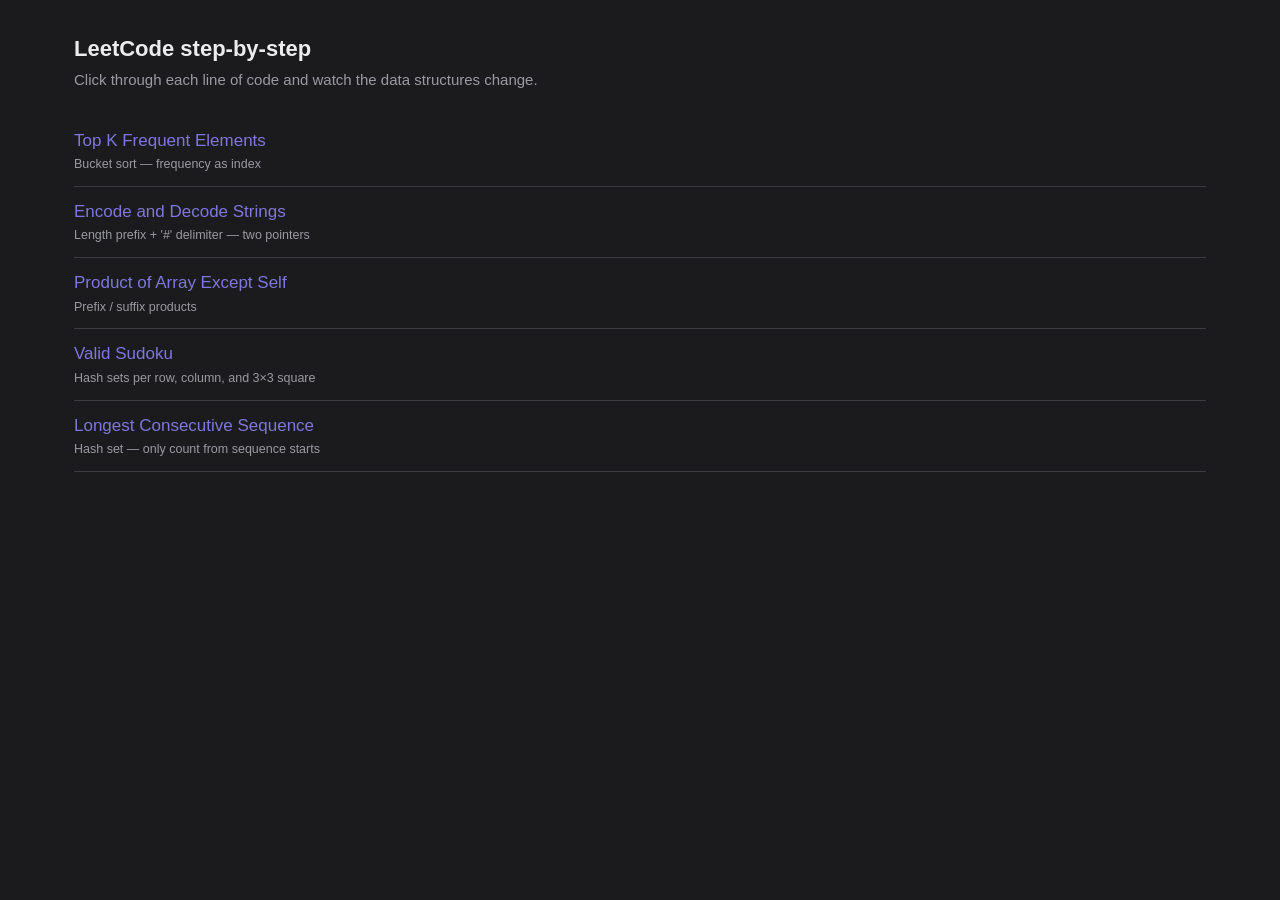
<file: index.html>
<!DOCTYPE html>
<html lang="en">
<head>
<meta charset="utf-8">
<meta name="viewport" content="width=device-width,initial-scale=1">
<title>LeetCode step-by-step</title>
<link rel="stylesheet" href="style.css">
</head>
<body>
<div class="wrap">
<header>
  <h1>LeetCode step-by-step</h1>
  <p>Click through each line of code and watch the data structures change.</p>
</header>
<ul class="problems">
  <li><a href="top-k-frequent.html">Top K Frequent Elements</a><small>Bucket sort — frequency as index</small></li>
  <li><a href="encode-decode-strings.html">Encode and Decode Strings</a><small>Length prefix + '#' delimiter — two pointers</small></li>
  <li><a href="product-except-self.html">Product of Array Except Self</a><small>Prefix / suffix products</small></li>
  <li><a href="valid-sudoku.html">Valid Sudoku</a><small>Hash sets per row, column, and 3×3 square</small></li>
  <li><a href="longest-consecutive.html">Longest Consecutive Sequence</a><small>Hash set — only count from sequence starts</small></li>
</ul>
</div>
</body>
</html>
</file>
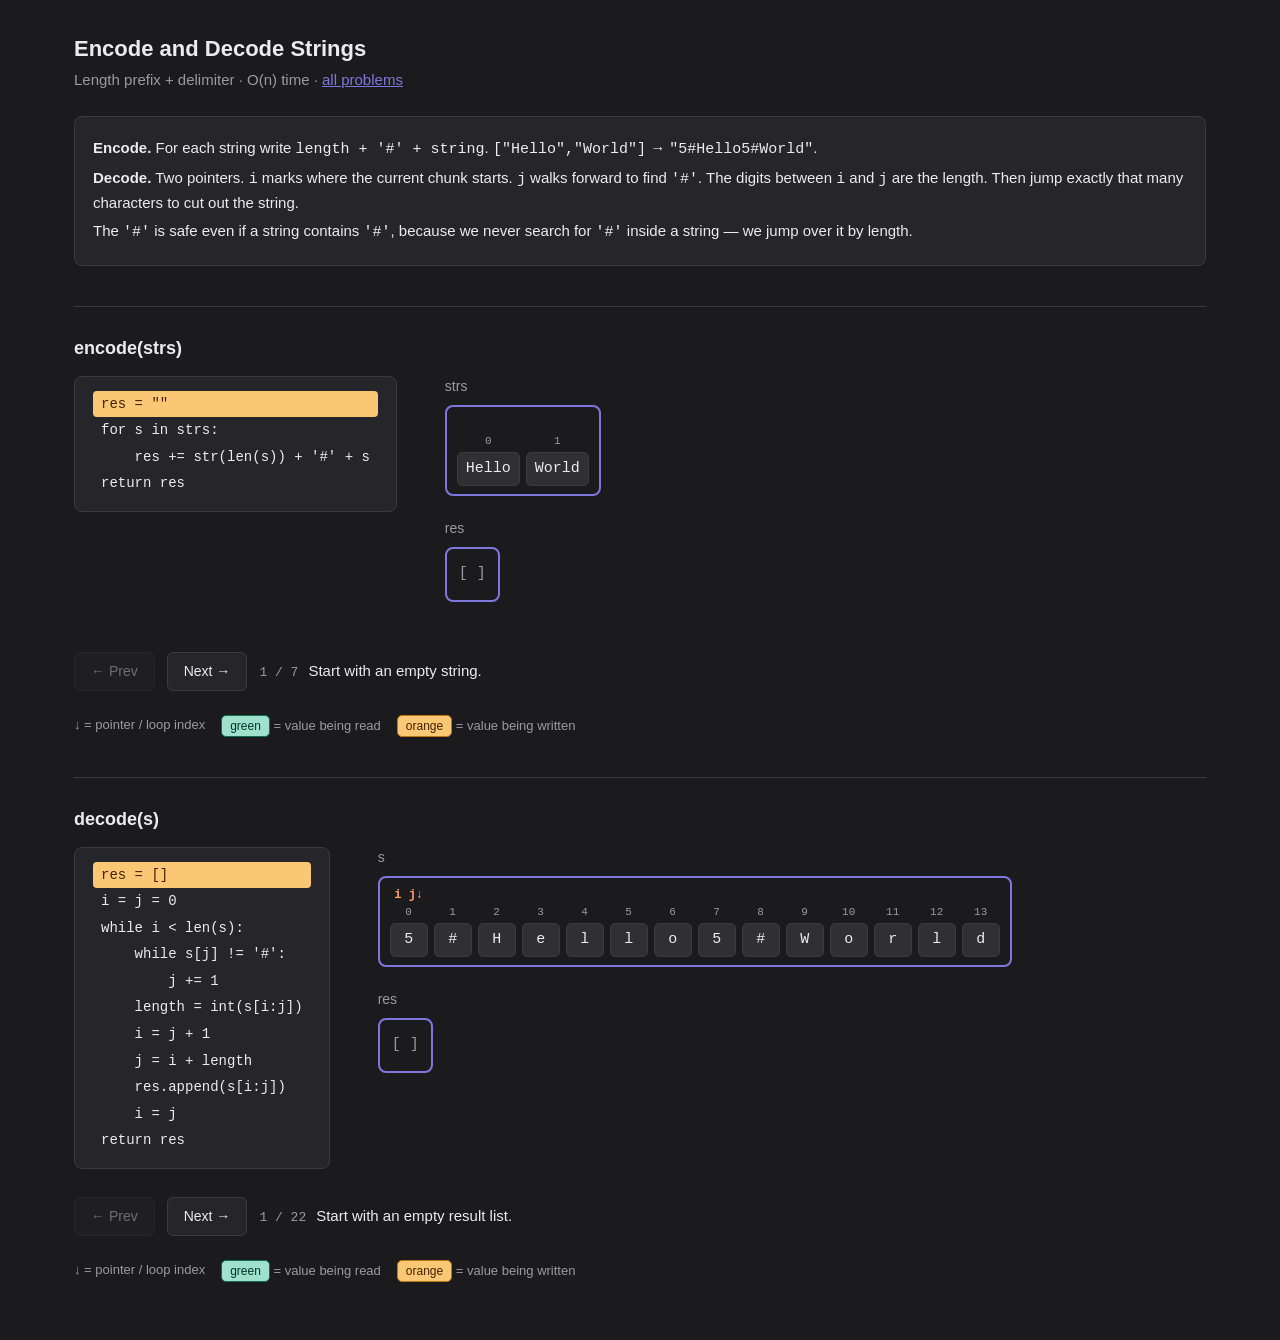
<file: encode-decode-strings.html>
<!DOCTYPE html>
<html lang="en">
<head>
<meta charset="utf-8">
<meta name="viewport" content="width=device-width,initial-scale=1">
<title>Encode and Decode Strings</title>
<link rel="stylesheet" href="style.css">
<style>h2{font-size:18px;font-weight:600;margin:40px 0 14px;padding-top:28px;border-top:1px solid var(--border)}</style>
</head>
<body>
<div class="wrap">
<header>
  <h1>Encode and Decode Strings</h1>
  <p>Length prefix + delimiter · O(n) time · <a href="index.html">all problems</a></p>
</header>

<div class="idea">
  <p><strong>Encode.</strong> For each string write <code>length + '#' + string</code>. <code>["Hello","World"]</code> → <code>"5#Hello5#World"</code>.</p>
  <p><strong>Decode.</strong> Two pointers. <code>i</code> marks where the current chunk starts. <code>j</code> walks forward to find <code>'#'</code>. The digits between <code>i</code> and <code>j</code> are the length. Then jump exactly that many characters to cut out the string.</p>
  <p>The <code>'#'</code> is safe even if a string contains <code>'#'</code>, because we never search for <code>'#'</code> inside a string — we jump over it by length.</p>
</div>

<h2>encode(strs)</h2>
<div class="viz" id="enc"></div>

<h2>decode(s)</h2>
<div class="viz" id="dec"></div>
</div>

<script src="stepper.js"></script>
<script>
// ---------- encode ----------
(function(){
var strs=["Hello","World"];
var lines=[
 "res = \"\"",
 "for s in strs:",
 "    res += str(len(s)) + '#' + s",
 "return res"
];
var res="",steps=[];
function snap(line,msg,o){o=o||{};steps.push({line:line,msg:msg,reads:o.reads||[],writes:o.writes||[],ptrs:o.ptrs||[],
  state:{strs:strs,res:res}});}
snap(0,"Start with an empty string.");
for(var k=0;k<strs.length;k++){var s=strs[k];
  snap(1,"s = \""+s+"\"",{reads:[["strs",k]],ptrs:[["strs",k,"s"]]});
  var before=res.length,piece=String(s.length)+"#"+s;res+=piece;
  snap(2,"str(len(s)) = \""+s.length+"\", + '#', + \""+s+"\"  →  append \""+piece+"\"",{reads:[["strs",k]],writes:[["res",before,res.length]],ptrs:[["strs",k,"s"]]});}
snap(1,"No more strings  →  loop ends.");
snap(3,"return \""+res+"\"");
Stepper.init({lines:lines,steps:steps,noKeys:true,rows:[
  {id:"strs",label:"strs",kind:"list"},
  {id:"res",label:"res",kind:"list"}
]},"enc");
})();

// ---------- decode ----------
(function(){
var s="5#Hello5#World";
var lines=[
 "res = []",
 "i = j = 0",
 "while i < len(s):",
 "    while s[j] != '#':",
 "        j += 1",
 "    length = int(s[i:j])",
 "    i = j + 1",
 "    j = i + length",
 "    res.append(s[i:j])",
 "    i = j",
 "return res"
];
var res=[],i=0,j=0,length=null,steps=[];
function snap(line,msg,o){o=o||{};steps.push({line:line,msg:msg,reads:o.reads||[],writes:o.writes||[],
  ptrs:[["s",i,"i"],["s",j,"j"]],
  state:{s:s,res:res.slice()}});}
snap(0,"Start with an empty result list.");
snap(1,"i = 0, j = 0. Both pointers at the start.");
while(i<s.length){
  snap(2,"i = "+i+" < len(s) = "+s.length+"  →  keep going.",{reads:[["s",i]]});
  while(s[j]!=='#'){
    snap(3,"s["+j+"] = '"+s[j]+"' is not '#'  →  move j.",{reads:[["s",j]]});
    j++;
    snap(4,"j = "+j,{reads:[["s",j]]});
  }
  snap(3,"s["+j+"] = '#'  →  stop. j is on the '#'.",{reads:[["s",j]]});
  length=parseInt(s.slice(i,j));
  snap(5,"length = int(s["+i+":"+j+"]) = int('"+s.slice(i,j)+"') = "+length,{reads:[["s",i,j]]});
  i=j+1;
  snap(6,"i = j + 1 = "+i+"  →  first character of the string, right after '#'.",{});
  j=i+length;
  snap(7,"j = i + length = "+i+" + "+length+" = "+j+"  →  one past the last character.",{});
  res.push(s.slice(i,j));
  snap(8,"res.append(s["+i+":"+j+"]) = '"+s.slice(i,j)+"'",{reads:[["s",i,j]],writes:[["res",res.length-1]]});
  i=j;
  snap(9,"i = j = "+i+"  →  next chunk starts here.",{});
}
snap(2,"i = "+i+" is not < "+s.length+"  →  loop ends.");
snap(10,"return "+JSON.stringify(res));
Stepper.init({lines:lines,steps:steps,rows:[
  {id:"s",label:"s",kind:"list"},
  {id:"res",label:"res",kind:"list"}
]},"dec");
})();
</script>
</body>
</html>
</file>
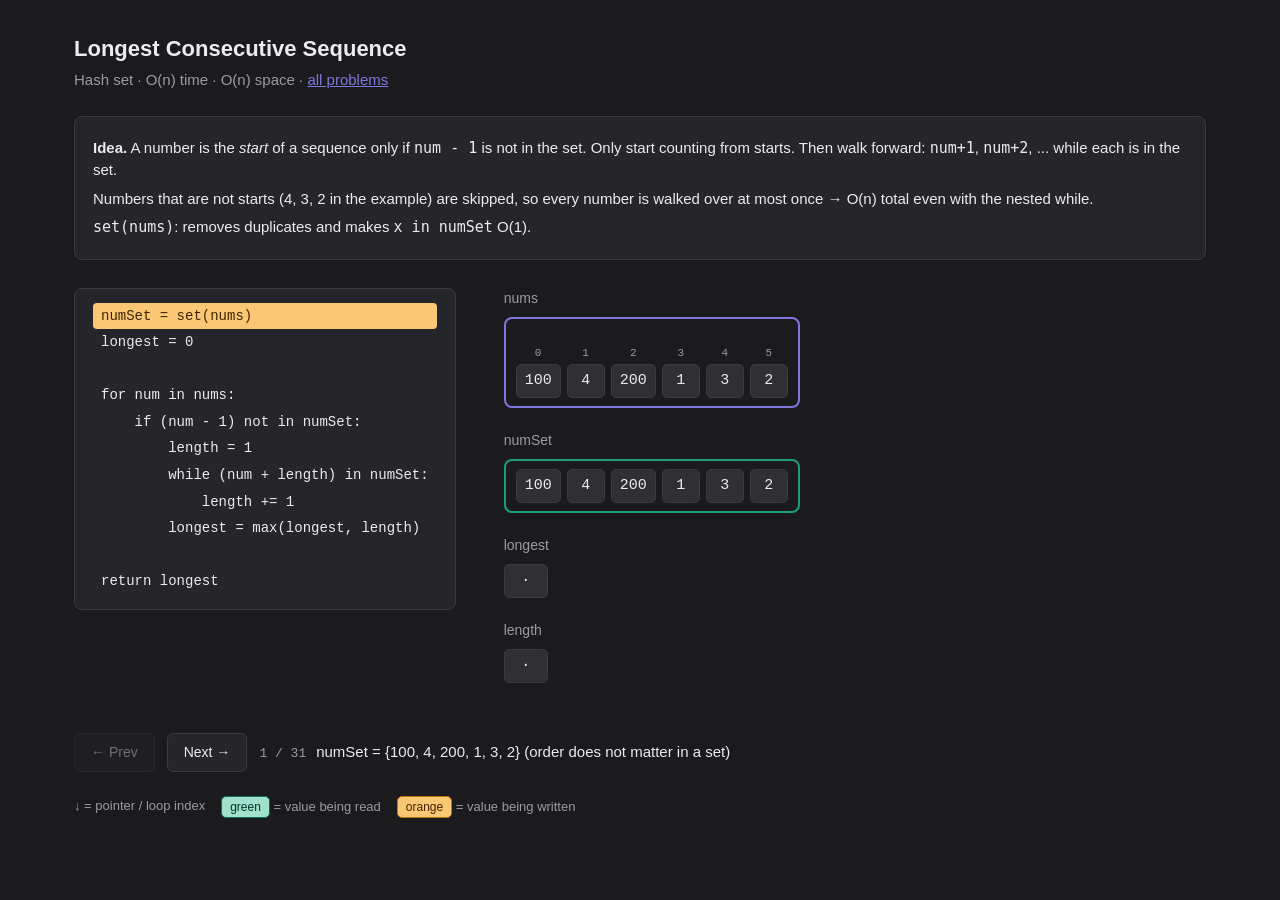
<file: longest-consecutive.html>
<!DOCTYPE html>
<html lang="en">
<head>
<meta charset="utf-8">
<meta name="viewport" content="width=device-width,initial-scale=1">
<title>Longest Consecutive Sequence</title>
<link rel="stylesheet" href="style.css?v=4">
<style>
.setbox{display:inline-flex;flex-wrap:wrap;gap:6px;padding:8px 10px;border:2px solid var(--inner);border-radius:8px;font-family:var(--mono);font-size:15px}
.setbox .cell.miss{background:#e24b4a;color:#fff;border-color:#a32d2d}
.val{font-family:var(--mono);font-size:15px}
.val .cell{min-width:44px}
.note{font-size:12px;color:var(--muted);margin-top:6px}
</style>
</head>
<body>
<div class="wrap">
<header>
  <h1>Longest Consecutive Sequence</h1>
  <p>Hash set · O(n) time · O(n) space · <a href="index.html">all problems</a></p>
</header>

<div class="idea">
  <p><strong>Idea.</strong> A number is the <em>start</em> of a sequence only if <code>num - 1</code> is not in the set. Only start counting from starts. Then walk forward: <code>num+1</code>, <code>num+2</code>, ... while each is in the set.</p>
  <p>Numbers that are not starts (4, 3, 2 in the example) are skipped, so every number is walked over at most once → O(n) total even with the nested while.</p>
  <p><code>set(nums)</code>: removes duplicates and makes <code>x in numSet</code> O(1).</p>
</div>

<div class="viz" id="viz"></div>
</div>

<script src="stepper.js?v=4"></script>
<script>
var nums=[100,4,200,1,3,2];
var numSet=[];nums.forEach(function(x){if(numSet.indexOf(x)<0)numSet.push(x);});
var lines=[
 "numSet = set(nums)",
 "longest = 0",
 "",
 "for num in nums:",
 "    if (num - 1) not in numSet:",
 "        length = 1",
 "        while (num + length) in numSet:",
 "            length += 1",
 "        longest = max(longest, length)",
 "",
 "return longest"
];
var longest=null,length=null,steps=[];
function snap(line,msg,o){o=o||{};steps.push({line:line,msg:msg,ptrs:o.k===undefined?[]:[["nums",o.k,"num"]],probe:o.probe,found:o.found,
  reads:o.reads||[],writes:o.writes||[],state:{nums:nums,longest:longest,length:length}});}

snap(0,"numSet = {"+numSet.join(", ")+"}   (order does not matter in a set)");
longest=0;snap(1,"longest = 0",{writes:[["longest",0]]});
for(var k=0;k<nums.length;k++){var num=nums[k];
  snap(3,"num = "+num,{k:k,reads:[["nums",k]]});
  var startOK=numSet.indexOf(num-1)<0;
  snap(4,"Is "+(num-1)+" in numSet?  →  "+(startOK?"No. So "+num+" is the start of a sequence.":"Yes. So "+num+" is not a start, skip it."),{k:k,probe:num-1,found:!startOK});
  if(!startOK)continue;
  length=1;snap(5,"length = 1",{k:k,writes:[["length",0]]});
  while(true){var probe=num+length,inSet=numSet.indexOf(probe)>=0;
    snap(6,"Is num + length = "+num+" + "+length+" = "+probe+" in numSet?  →  "+(inSet?"Yes, keep going.":"No, stop the while."),{k:k,probe:probe,found:inSet});
    if(!inSet)break;
    length++;snap(7,"length = "+length,{k:k,writes:[["length",0]]});}
  var old=longest;longest=Math.max(longest,length);
  snap(8,"longest = max("+old+", "+length+") = "+longest,{k:k,reads:[["length",0]],writes:[["longest",0]]});
}
snap(3,"No more numbers  →  loop ends.");
snap(10,"return "+longest);

function renderSet(s){return '<div class="setbox">'+numSet.map(function(x){var c='cell';if(s.probe===x)c+=s.found?' r':'';return '<span class="'+c+'">'+x+'</span>';}).join('')
  +(s.probe!==undefined&&!s.found?'<span class="cell miss">'+s.probe+' ?</span>':'')+'</div>'
  +(s.probe!==undefined?'<div class="note">looking up '+s.probe+' → '+(s.found?'found (green)':'not in set (red)')+'</div>':'');}
function renderVal(name){return function(s){var v=s.state[name];var c='cell';if(s.writes.some(function(w){return w[0]===name;}))c+=' w';else if(s.reads.some(function(w){return w[0]===name;}))c+=' r';
  return '<div class="val"><span class="'+c+'">'+(v===null?'·':v)+'</span></div>';};}

Stepper.init({lines:lines,steps:steps,rows:[
  {id:"nums",label:"nums",kind:"list"},
  {id:"numSet",label:"numSet",render:renderSet},
  {id:"longest",label:"longest",render:renderVal("longest")},
  {id:"length",label:"length",render:renderVal("length")}
]});
</script>
</body>
</html>
</file>
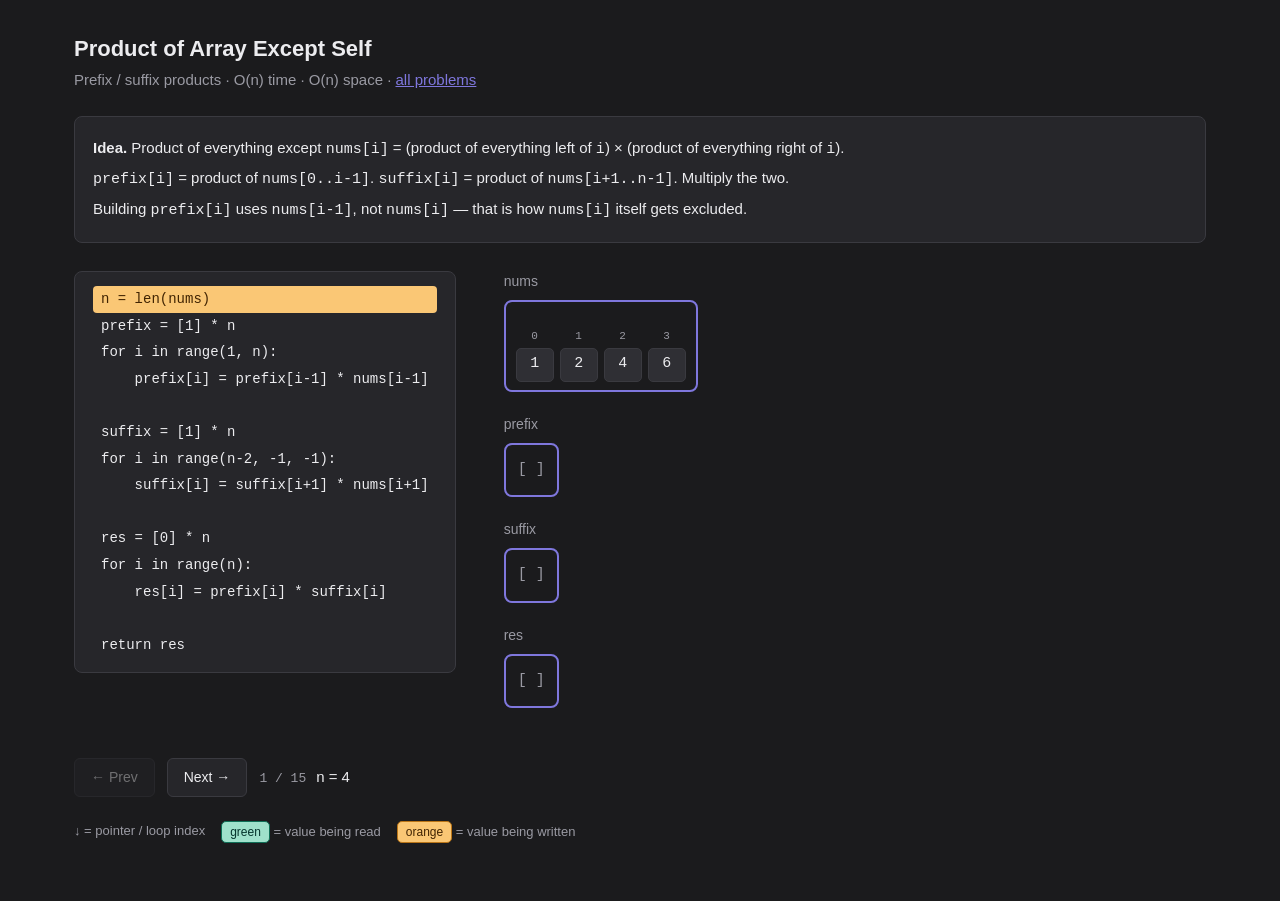
<file: product-except-self.html>
<!DOCTYPE html>
<html lang="en">
<head>
<meta charset="utf-8">
<meta name="viewport" content="width=device-width,initial-scale=1">
<title>Product of Array Except Self</title>
<link rel="stylesheet" href="style.css">
</head>
<body>
<div class="wrap">
<header>
  <h1>Product of Array Except Self</h1>
  <p>Prefix / suffix products · O(n) time · O(n) space · <a href="index.html">all problems</a></p>
</header>

<div class="idea">
  <p><strong>Idea.</strong> Product of everything except <code>nums[i]</code> = (product of everything left of <code>i</code>) × (product of everything right of <code>i</code>).</p>
  <p><code>prefix[i]</code> = product of <code>nums[0..i-1]</code>. <code>suffix[i]</code> = product of <code>nums[i+1..n-1]</code>. Multiply the two.</p>
  <p>Building <code>prefix[i]</code> uses <code>nums[i-1]</code>, not <code>nums[i]</code> — that is how <code>nums[i]</code> itself gets excluded.</p>
</div>

<div class="viz" id="viz"></div>
</div>

<script src="stepper.js"></script>
<script>
var nums=[1,2,4,6],n=nums.length;
var lines=[
 "n = len(nums)",
 "prefix = [1] * n",
 "for i in range(1, n):",
 "    prefix[i] = prefix[i-1] * nums[i-1]",
 "",
 "suffix = [1] * n",
 "for i in range(n-2, -1, -1):",
 "    suffix[i] = suffix[i+1] * nums[i+1]",
 "",
 "res = [0] * n",
 "for i in range(n):",
 "    res[i] = prefix[i] * suffix[i]",
 "",
 "return res"
];
var prefix=null,suffix=null,res=null,steps=[];
function snap(line,msg,o){o=o||{};steps.push({line:line,msg:msg,reads:o.reads||[],writes:o.writes||[],
  ptrs:o.i===undefined?[]:[["nums",o.i,"i"]],
  state:{nums:nums,prefix:prefix?prefix.slice():[],suffix:suffix?suffix.slice():[],res:res?res.slice():[]}});}

snap(0,"n = "+n);
prefix=[1,1,1,1];
snap(1,"prefix = [1, 1, 1, 1]. prefix[0] stays 1: nothing is to the left of index 0.",{writes:[["prefix",0,n]]});
for(var i=1;i<n;i++){prefix[i]=prefix[i-1]*nums[i-1];
  snap(3,"i = "+i+"  →  prefix["+(i-1)+"] × nums["+(i-1)+"] = "+prefix[i-1]+" × "+nums[i-1]+" = "+prefix[i]+"   (nums["+i+"] = "+nums[i]+" is not used)",
    {i:i,reads:[["prefix",i-1],["nums",i-1]],writes:[["prefix",i]]});}
suffix=[1,1,1,1];
snap(5,"suffix = [1, 1, 1, 1]. suffix["+(n-1)+"] stays 1: nothing is to the right of the last index.",{writes:[["suffix",0,n]]});
for(var i=n-2;i>=0;i--){suffix[i]=suffix[i+1]*nums[i+1];
  snap(7,"i = "+i+"  →  suffix["+(i+1)+"] × nums["+(i+1)+"] = "+suffix[i+1]+" × "+nums[i+1]+" = "+suffix[i]+"   (nums["+i+"] = "+nums[i]+" is not used)",
    {i:i,reads:[["suffix",i+1],["nums",i+1]],writes:[["suffix",i]]});}
res=[0,0,0,0];
snap(9,"res = [0, 0, 0, 0]",{writes:[["res",0,n]]});
for(var i=0;i<n;i++){res[i]=prefix[i]*suffix[i];
  snap(11,"i = "+i+"  →  prefix["+i+"] × suffix["+i+"] = "+prefix[i]+" × "+suffix[i]+" = "+res[i],
    {i:i,reads:[["prefix",i],["suffix",i]],writes:[["res",i]]});}
snap(13,"return ["+res.join(", ")+"]");

Stepper.init({lines:lines,steps:steps,rows:[
  {id:"nums",label:"nums",kind:"list"},
  {id:"prefix",label:"prefix",kind:"list"},
  {id:"suffix",label:"suffix",kind:"list"},
  {id:"res",label:"res",kind:"list"}
]});
</script>
</body>
</html>
</file>
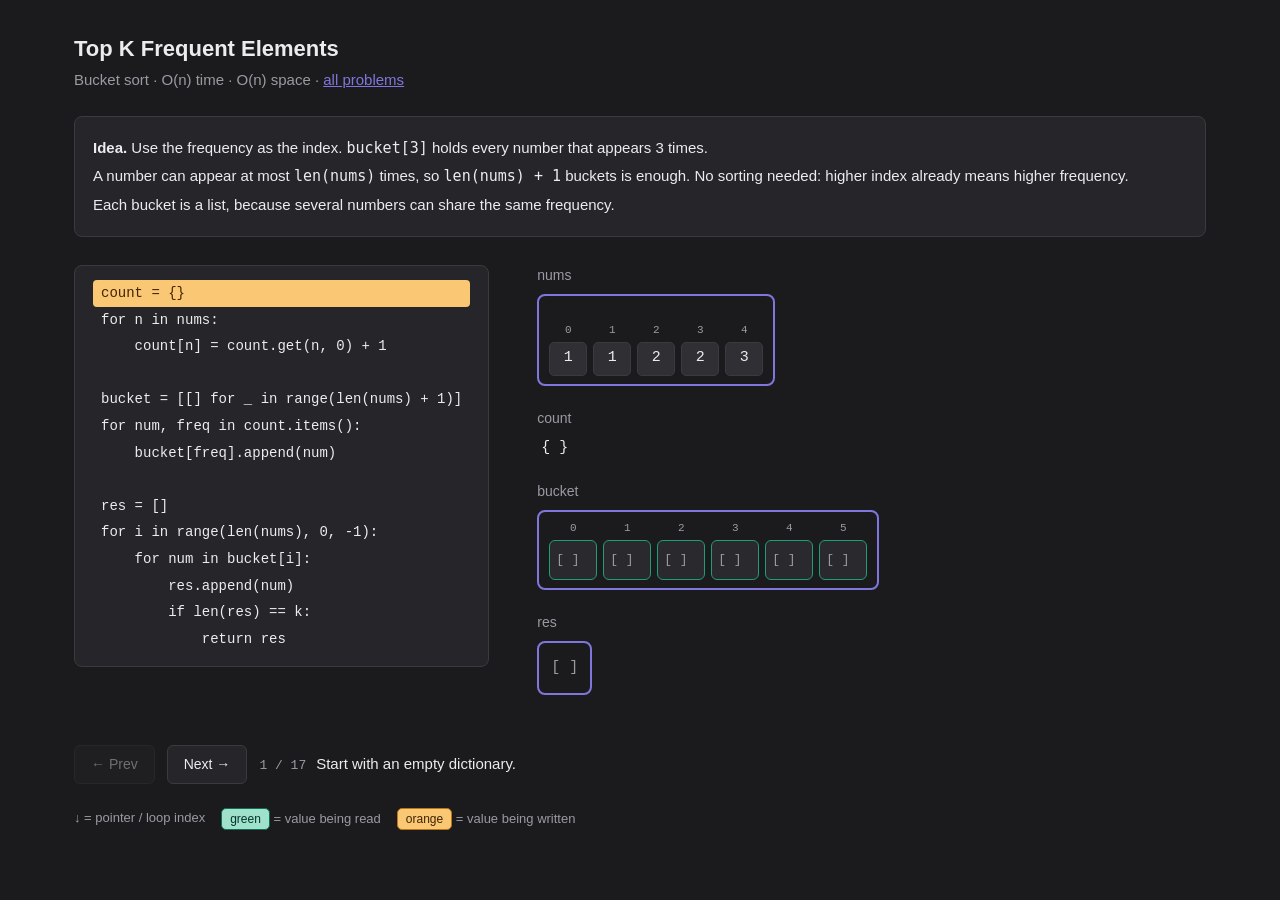
<file: top-k-frequent.html>
<!DOCTYPE html>
<html lang="en">
<head>
<meta charset="utf-8">
<meta name="viewport" content="width=device-width,initial-scale=1">
<title>Top K Frequent Elements — bucket sort</title>
<link rel="stylesheet" href="style.css">
</head>
<body>
<div class="wrap">
<header>
  <h1>Top K Frequent Elements</h1>
  <p>Bucket sort · O(n) time · O(n) space · <a href="index.html">all problems</a></p>
</header>

<div class="idea">
  <p><strong>Idea.</strong> Use the frequency as the index. <code>bucket[3]</code> holds every number that appears 3 times.</p>
  <p>A number can appear at most <code>len(nums)</code> times, so <code>len(nums) + 1</code> buckets is enough. No sorting needed: higher index already means higher frequency.</p>
  <p>Each bucket is a list, because several numbers can share the same frequency.</p>
</div>

<div class="viz" id="viz"></div>
</div>

<script src="stepper.js"></script>
<script>
var nums=[1,1,2,2,3],k=2,L=nums.length;
var lines=[
 "count = {}",
 "for n in nums:",
 "    count[n] = count.get(n, 0) + 1",
 "",
 "bucket = [[] for _ in range(len(nums) + 1)]",
 "for num, freq in count.items():",
 "    bucket[freq].append(num)",
 "",
 "res = []",
 "for i in range(len(nums), 0, -1):",
 "    for num in bucket[i]:",
 "        res.append(num)",
 "        if len(res) == k:",
 "            return res"
];
var c={},b=[],r=[],steps=[];
for(var z=0;z<=L;z++)b.push([]);
function snap(line,msg,o){o=o||{};steps.push({line:line,msg:msg,reads:o.reads||[],writes:o.writes||[],ptr:o.ptr,val:o.val,
  state:{nums:nums,count:JSON.parse(JSON.stringify(c)),bucket:JSON.parse(JSON.stringify(b)),res:r.slice()}});}

snap(0,"Start with an empty dictionary.");
for(var i=0;i<L;i++){var n=nums[i];c[n]=(c[n]||0)+1;
  snap(2,"n = "+n+"  →  count["+n+"] = "+c[n],{reads:[["nums",i]],writes:[["count",n]],ptr:i});}
snap(4,"len(nums) + 1 = "+(L+1)+"  →  "+(L+1)+" empty inner lists (index 0 to "+L+").");
Object.keys(c).forEach(function(key){var num=+key,f=c[num];b[f].push(num);
  var extra=b[f].length>1?"  (bucket "+f+" already had "+b[f][0]+"; "+num+" is appended next to it)":"";
  snap(6,"num = "+num+", freq = "+f+"  →  append "+num+" to bucket["+f+"]"+extra,{reads:[["count",num]],writes:[["bucket",f]],val:num});});
snap(8,"Prepare the result list.");
var done=false;
for(var ii=L;ii>0&&!done;ii--){
  if(b[ii].length===0){snap(10,"i = "+ii+"  →  bucket["+ii+"] is empty, inner loop runs 0 times.",{reads:[["bucket",ii]]});continue;}
  for(var q=0;q<b[ii].length;q++){r.push(b[ii][q]);
    snap(11,"i = "+ii+"  →  take "+b[ii][q]+" from bucket["+ii+"], append to res.",{reads:[["bucket",ii]],writes:[["res",r.length-1]],val:b[ii][q]});
    if(r.length===k){snap(13,"len(res) == "+k+" == k  →  return ["+r.join(", ")+"]. Done.",{});done=true;break;}}
}

Stepper.init({lines:lines,steps:steps,rows:[
  {id:"nums",label:"nums",kind:"list",ptr:true},
  {id:"count",label:"count",kind:"dict"},
  {id:"bucket",label:"bucket",kind:"lol"},
  {id:"res",label:"res",kind:"list"}
]});
</script>
</body>
</html>
</file>
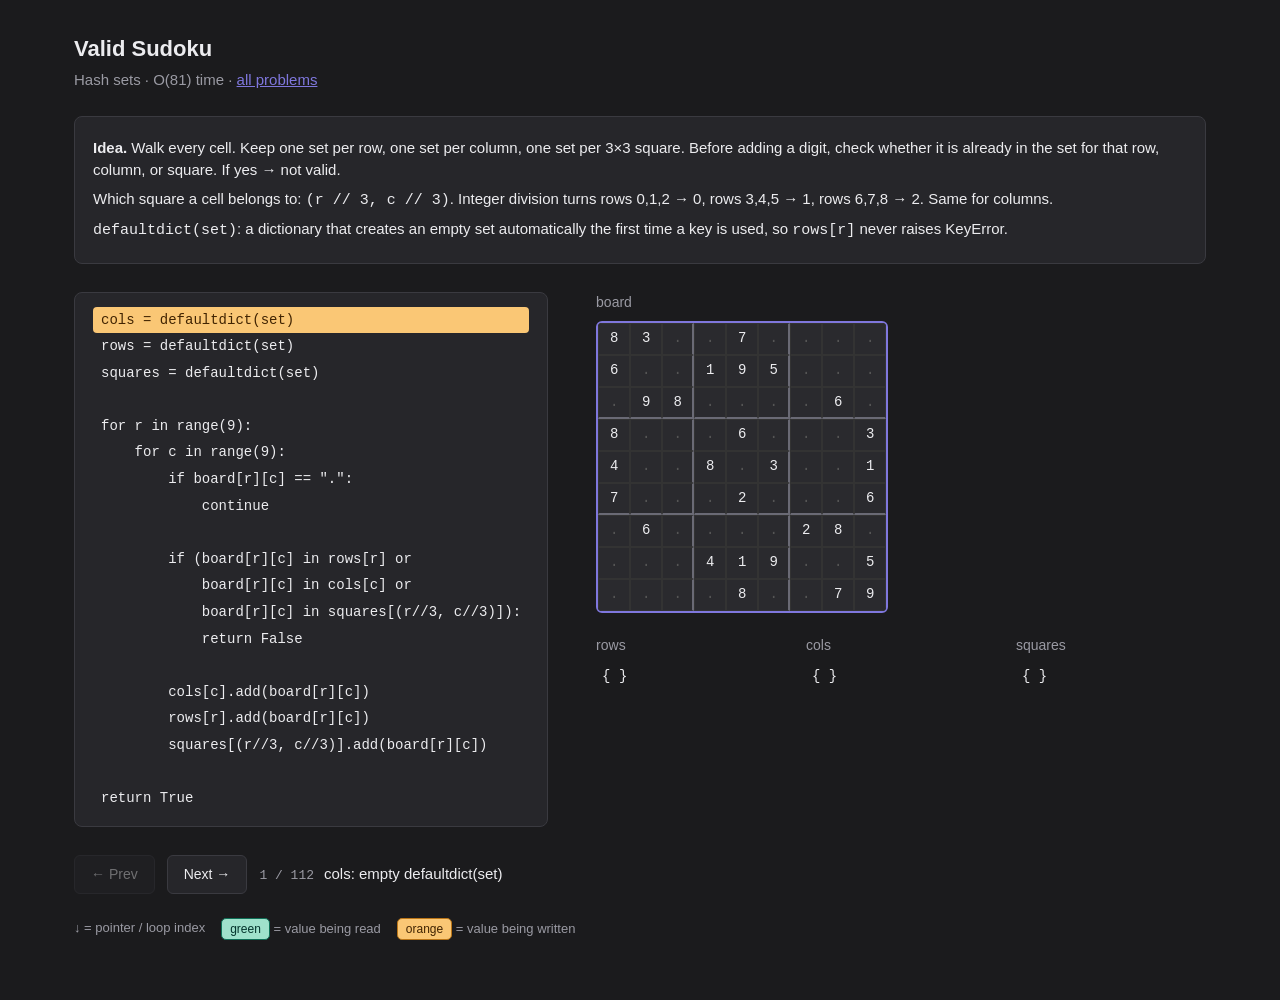
<file: valid-sudoku.html>
<!DOCTYPE html>
<html lang="en">
<head>
<meta charset="utf-8">
<meta name="viewport" content="width=device-width,initial-scale=1">
<title>Valid Sudoku</title>
<link rel="stylesheet" href="style.css?v=4">
<style>
/* grid (sudoku etc.) */
.grid{display:inline-grid;grid-template-columns:repeat(9,32px);border:2px solid var(--outer);border-radius:6px;overflow:hidden}
.grid .g{width:32px;height:32px;display:flex;align-items:center;justify-content:center;border:1px solid #333;font-family:var(--mono);font-size:14px;background:#2a2a2e}
.grid .g.dot{color:#555}
.grid .g.b3{border-right:2px solid #6a6a75}
.grid .g.r3{border-bottom:2px solid #6a6a75}
.grid .g.hrow{background:#2f3a44}
.grid .g.col{background:#2f3a44}
.grid .g.sq{background:#333d33}
.grid .g.cur{background:var(--write);color:var(--write-ink);font-weight:600}
.grid .g.bad{background:#e24b4a;color:#fff;font-weight:600}
.grid .g.hit{background:var(--read);color:var(--read-ink)}
.sets{font-family:var(--mono);font-size:14px;display:flex;flex-direction:column;gap:3px}
.sets .k{padding:2px 6px;border-radius:4px;display:inline-block}
.sets .k.r{background:var(--read);color:var(--read-ink)}
.sets .k.w{background:var(--write);color:var(--write-ink)}
.sets .k.bad{background:#e24b4a;color:#fff}
.grid-legend{font-size:12px;color:var(--muted);margin-top:8px}

.setsgrid{display:grid;grid-template-columns:repeat(3,1fr);gap:20px}.viz{grid-template-columns:auto minmax(0,1fr)}</style>
</head>
<body>
<div class="wrap">
<header>
  <h1>Valid Sudoku</h1>
  <p>Hash sets · O(81) time · <a href="index.html">all problems</a></p>
</header>

<div class="idea">
  <p><strong>Idea.</strong> Walk every cell. Keep one set per row, one set per column, one set per 3×3 square. Before adding a digit, check whether it is already in the set for that row, column, or square. If yes → not valid.</p>
  <p>Which square a cell belongs to: <code>(r // 3, c // 3)</code>. Integer division turns rows 0,1,2 → 0, rows 3,4,5 → 1, rows 6,7,8 → 2. Same for columns.</p>
  <p><code>defaultdict(set)</code>: a dictionary that creates an empty set automatically the first time a key is used, so <code>rows[r]</code> never raises KeyError.</p>
</div>

<div class="viz" id="viz"></div>
</div>

<script src="stepper.js?v=4"></script>
<script>
var board=[
["8","3",".",".","7",".",".",".","."],
["6",".",".","1","9","5",".",".","."],
[".","9","8",".",".",".",".","6","."],
["8",".",".",".","6",".",".",".","3"],
["4",".",".","8",".","3",".",".","1"],
["7",".",".",".","2",".",".",".","6"],
[".","6",".",".",".",".","2","8","."],
[".",".",".","4","1","9",".",".","5"],
[".",".",".",".","8",".",".","7","9"]];
var lines=[
 "cols = defaultdict(set)",
 "rows = defaultdict(set)",
 "squares = defaultdict(set)",
 "",
 "for r in range(9):",
 "    for c in range(9):",
 "        if board[r][c] == \".\":",
 "            continue",
 "",
 "        if (board[r][c] in rows[r] or",
 "            board[r][c] in cols[c] or",
 "            board[r][c] in squares[(r//3, c//3)]):",
 "            return False",
 "",
 "        cols[c].add(board[r][c])",
 "        rows[r].add(board[r][c])",
 "        squares[(r//3, c//3)].add(board[r][c])",
 "",
 "return True"
];
var cols={},rows={},squares={},steps=[];
function copy(o){var k={};for(var x in o)k[x]=o[x].slice();return k;}
function snap(line,msg,o){o=o||{};steps.push({line:line,msg:msg,r:o.r,c:o.c,mode:o.mode,hit:o.hit||[],sets:o.sets||{},
  state:{rows:copy(rows),cols:copy(cols),squares:copy(squares)}});}
snap(0,"cols: empty defaultdict(set)");
snap(1,"rows: empty defaultdict(set)");
snap(2,"squares: empty defaultdict(set)");
var stop=false;
for(var r=0;r<9&&!stop;r++){
  snap(4,"r = "+r,{r:r,c:0,mode:"loop"});
  for(var c=0;c<9&&!stop;c++){
    var v=board[r][c],sq=(Math.floor(r/3))+","+(Math.floor(c/3)),sqKey="("+Math.floor(r/3)+", "+Math.floor(c/3)+")";
    snap(5,"c = "+c,{r:r,c:c,mode:"loop"});
    if(v==="."){
      snap(6,"board["+r+"]["+c+"] == '.'  →  True",{r:r,c:c,mode:"cell"});
      snap(7,"continue  →  skip this cell, go to next c.",{r:r,c:c,mode:"skip"});continue;}
    snap(6,"board["+r+"]["+c+"] == '.'  →  False, it is '"+v+"'. Go on.",{r:r,c:c,mode:"cell"});
    var inR=(rows[r]||[]).indexOf(v)>=0,inC=(cols[c]||[]).indexOf(v)>=0,inS=(squares[sq]||[]).indexOf(v)>=0;
    var rs=rows[r]?"{"+rows[r].join(", ")+"}":"{ } (new empty set)";
    snap(9,"'"+v+"' in rows["+r+"] = "+rs+"  →  "+(inR?"True":"False"),{r:r,c:c,mode:inR?"bad":"check",sets:{rows:[String(r),inR?"bad":"r"]},hit:inR?findDup(r,c,v,"row"):[]});
    if(inR){snap(12,"return False. '"+v+"' appears twice in row "+r+".",{r:r,c:c,mode:"bad",hit:findDup(r,c,v,"row")});stop=true;break;}
    var cs=cols[c]?"{"+cols[c].join(", ")+"}":"{ } (new empty set)";
    snap(10,"'"+v+"' in cols["+c+"] = "+cs+"  →  "+(inC?"True":"False"),{r:r,c:c,mode:inC?"bad":"check",sets:{cols:[String(c),inC?"bad":"r"]},hit:inC?findDup(r,c,v,"col"):[]});
    if(inC){snap(12,"return False. '"+v+"' appears twice in column "+c+".",{r:r,c:c,mode:"bad",hit:findDup(r,c,v,"col")});stop=true;break;}
    var ss=squares[sq]?"{"+squares[sq].join(", ")+"}":"{ } (new empty set)";
    snap(11,"'"+v+"' in squares"+sqKey+" = "+ss+"  →  "+(inS?"True":"False"),{r:r,c:c,mode:inS?"bad":"check",sets:{squares:[sq,inS?"bad":"r"]},hit:inS?findDup(r,c,v,"sq"):[]});
    if(inS){snap(12,"return False. '"+v+"' appears twice in square "+sqKey+".",{r:r,c:c,mode:"bad",hit:findDup(r,c,v,"sq")});stop=true;break;}
    (cols[c]=cols[c]||[]).push(v);snap(14,"cols["+c+"].add('"+v+"')",{r:r,c:c,mode:"add",sets:{cols:[String(c),"w"]}});
    (rows[r]=rows[r]||[]).push(v);snap(15,"rows["+r+"].add('"+v+"')",{r:r,c:c,mode:"add",sets:{rows:[String(r),"w"]}});
    (squares[sq]=squares[sq]||[]).push(v);snap(16,"squares"+sqKey+".add('"+v+"')",{r:r,c:c,mode:"add",sets:{squares:[sq,"w"]}});
  }
}
if(!stop)snap(18,"return True");
function findDup(r,c,v,scope){var out=[];
  if(scope==="row")for(var i=0;i<9;i++)if(i!==c&&board[r][i]===v)out.push([r,i]);
  if(scope==="col")for(var i=0;i<9;i++)if(i!==r&&board[i][c]===v)out.push([i,c]);
  if(scope==="sq"){var r0=Math.floor(r/3)*3,c0=Math.floor(c/3)*3;for(var i=r0;i<r0+3;i++)for(var j=c0;j<c0+3;j++)if((i!==r||j!==c)&&board[i][j]===v)out.push([i,j]);}
  return out;}

function renderGrid(s){var h='<div class="grid">';
  for(var i=0;i<9;i++)for(var j=0;j<9;j++){var cls='g';if(board[i][j]==='.')cls+=' dot';if(j%3===2&&j<8)cls+=' b3';if(i%3===2&&i<8)cls+=' r3';
    if(s.r!==undefined&&s.mode!=='skip'&&s.mode!=='loop'){if(i===s.r)cls+=' hrow';if(j===s.c)cls+=' col';
      if(Math.floor(i/3)===Math.floor(s.r/3)&&Math.floor(j/3)===Math.floor(s.c/3))cls+=' sq';}
    for(var q=0;q<s.hit.length;q++)if(s.hit[q][0]===i&&s.hit[q][1]===j)cls+=' hit';
    if(i===s.r&&j===s.c&&s.mode!=='loop')cls+=(s.mode==='bad'?' bad':' cur');
    if(s.mode==='loop'&&i===s.r&&(s.line===4||j===s.c))cls+=' cur';
    h+='<div class="'+cls+'">'+board[i][j]+'</div>';}
  h+='</div>';
  if(s.r!==undefined)h+='<div class="grid-legend">r = '+s.r+', c = '+s.c+(s.mode!=='skip'&&s.mode!=='loop'?', square (r//3, c//3) = ('+Math.floor(s.r/3)+', '+Math.floor(s.c/3)+')':'')+'</div>';
  return h;}
function renderSets(name,label){return function(s){var d=s.state[name],ks=Object.keys(d),hl=s.sets[name];
  if(!ks.length)return '<div class="sets"><span class="k">{ }</span></div>';
  return '<div class="sets">'+ks.map(function(k){var show=name==='squares'?'('+k.replace(',',', ')+')':k;var cls='k'+(hl&&hl[0]===k?' '+hl[1]:'');
    return '<span class="'+cls+'">'+label+'['+show+'] = {'+d[k].join(', ')+'}</span>';}).join('')+'</div>';};}

Stepper.init({lines:lines,steps:steps,rows:[
  {id:"board",label:"board",render:renderGrid},
  {id:"rows",label:"rows",render:renderSets("rows","rows")},
  {id:"cols",label:"cols",render:renderSets("cols","cols")},
  {id:"squares",label:"squares",render:renderSets("squares","squares")}
]});
// put the three set rows side by side
(function(){var rows=document.querySelectorAll('#viz .rows .row');var wrap=document.createElement('div');wrap.className='setsgrid';
  rows[1].parentNode.insertBefore(wrap,rows[1]);wrap.appendChild(rows[1]);wrap.appendChild(rows[2]);wrap.appendChild(rows[3]);})();
</script>
</body>
</html>
</file>
<file: style.css>
:root{
  --bg:#1b1b1d;--panel:#26262a;--border:#3a3a40;--text:#ececef;--muted:#9a9aa3;
  --outer:#7f77dd;--inner:#1d9e75;
  --write:#fac775;--write-ink:#412402;--read:#9fe1cb;--read-ink:#04342c;
  --mono:"SF Mono",Menlo,Consolas,"Liberation Mono",monospace;
  --sans:-apple-system,"Segoe UI",Roboto,Helvetica,Arial,sans-serif;
}
*{box-sizing:border-box}
body{margin:0;background:var(--bg);color:var(--text);font-family:var(--sans);font-size:15px;line-height:1.5}
a{color:var(--outer)}
.wrap{max-width:1180px;margin:0 auto;padding:32px 24px 64px}
header h1{font-size:22px;font-weight:600;margin:0 0 4px}
header p{margin:0 0 24px;color:var(--muted)}
.idea{background:var(--panel);border:1px solid var(--border);border-radius:8px;padding:14px 18px;margin-bottom:28px}
.idea p{margin:6px 0}
.viz{display:grid;grid-template-columns:auto minmax(0,1fr);column-gap:48px;row-gap:24px;align-items:start}
@media (max-width:820px){.viz{grid-template-columns:1fr}}
pre.code{font-family:var(--mono);font-size:14px;line-height:1.9;margin:0;padding:14px 18px;background:var(--panel);border:1px solid var(--border);border-radius:8px;white-space:pre;overflow-x:auto}
pre.code span{display:block;padding:0 8px;border-radius:4px}
pre.code span.on{background:var(--write);color:var(--write-ink)}
.rows{min-width:0}
.lbl{font-size:14px;color:var(--muted);margin:0 0 8px}
.lbl+.lbl{margin-top:0}
.row{margin-bottom:22px}
.tag{font-size:11px;padding:1px 7px;border-radius:4px;margin:0 4px;background:#2e2c4d;color:#c9c4f7}
.tag.dict{background:#2b2b2b;color:#cfcfcf}
.tag.inner{background:#123f34;color:#9fe1cb}
.mono{font-family:var(--mono);font-size:15px}
.outer{display:inline-flex;flex-wrap:wrap;align-items:flex-end;gap:6px;padding:8px 10px;border:2px solid var(--outer);border-radius:8px;min-height:50px}
.slot{display:flex;flex-direction:column;align-items:center}
.ptr{height:18px;font-size:12px;color:#ff9f6b;font-weight:600}
.idx{font-size:11px;color:var(--muted);margin-bottom:3px}
.cell{display:inline-flex;align-items:center;justify-content:center;min-width:38px;height:34px;padding:0 8px;border:1px solid var(--border);border-radius:5px;background:#2f2f34}
.cell.w{background:var(--write);color:var(--write-ink);border-color:#ba7517}
.cell.r{background:var(--read);color:var(--read-ink);border-color:#0f6e56}
.inner{display:inline-flex;align-items:center;gap:4px;min-width:48px;height:40px;padding:0 6px;border:1.5px solid var(--inner);border-radius:6px;background:#2a2a2e}
.inner.w{border-color:#ba7517;box-shadow:0 0 0 1px #ba7517 inset}
.inner .empty{color:var(--muted);font-size:13px}
.dict{padding:8px 4px;min-height:34px}
.dict .kv{padding:3px 6px;border-radius:4px}
.dict .kv.w{background:var(--write);color:var(--write-ink)}
.dict .kv.r{background:var(--read);color:var(--read-ink)}
.controls{grid-column:1/-1;display:flex;align-items:center;gap:12px;flex-wrap:wrap;margin-top:4px}
button{font:inherit;font-size:14px;padding:8px 16px;border-radius:6px;border:1px solid var(--border);background:var(--panel);color:var(--text);cursor:pointer}
button:hover{border-color:var(--outer)}
button:focus-visible{outline:2px solid var(--outer);outline-offset:2px}
button:disabled{opacity:.4;cursor:default}
.msg{font-size:15px}
.msg .n{color:var(--muted);margin-right:10px;font-family:var(--mono);font-size:13px}
.legend{grid-column:1/-1;font-size:13px;color:var(--muted);display:flex;gap:16px;flex-wrap:wrap}
.legend .cell{min-width:auto;height:auto;padding:1px 8px;font-size:12px}
ul.problems{list-style:none;padding:0;margin:0}
ul.problems li{padding:12px 0;border-bottom:1px solid var(--border)}
ul.problems a{font-size:17px;text-decoration:none}
ul.problems small{display:block;color:var(--muted);margin-top:2px}

/* grid (2D board) */
table.grid{border-collapse:collapse;font-family:var(--mono);font-size:15px}
table.grid td{width:36px;height:36px;text-align:center;border:1px solid var(--border);background:#2f2f34}
table.grid td:nth-child(3n){border-right:2px solid var(--muted)}
table.grid tr:nth-child(3n) td{border-bottom:2px solid var(--muted)}
table.grid td .dot{color:#55555c}
table.grid td.hrow,table.grid td.hcol,table.grid td.hbox{background:#2b3a45}
table.grid td.cur{background:var(--write);color:var(--write-ink);font-weight:600}
table.grid td.bad{background:#f09595;color:#3b0c0c;font-weight:600}
.dict.sets{display:block;line-height:2;white-space:pre-wrap}
/* grid (sudoku etc.) */
.grid{display:inline-grid;grid-template-columns:repeat(9,32px);border:2px solid var(--outer);border-radius:6px;overflow:hidden}
.grid .g{width:32px;height:32px;display:flex;align-items:center;justify-content:center;border:1px solid #333;font-family:var(--mono);font-size:14px;background:#2a2a2e}
.grid .g.dot{color:#555}
.grid .g.b3{border-right:2px solid #6a6a75}
.grid .g.r3{border-bottom:2px solid #6a6a75}
.grid .g.row{background:#2f3a44}
.grid .g.col{background:#2f3a44}
.grid .g.sq{background:#333d33}
.grid .g.cur{background:var(--write);color:var(--write-ink);font-weight:600}
.grid .g.bad{background:#e24b4a;color:#fff;font-weight:600}
.grid .g.hit{background:var(--read);color:var(--read-ink)}
.sets{font-family:var(--mono);font-size:14px;display:flex;flex-direction:column;gap:3px}
.sets .k{padding:2px 6px;border-radius:4px;display:inline-block}
.sets .k.r{background:var(--read);color:var(--read-ink)}
.sets .k.w{background:var(--write);color:var(--write-ink)}
.sets .k.bad{background:#e24b4a;color:#fff}
.grid-legend{font-size:12px;color:var(--muted);margin-top:8px}
</file>
